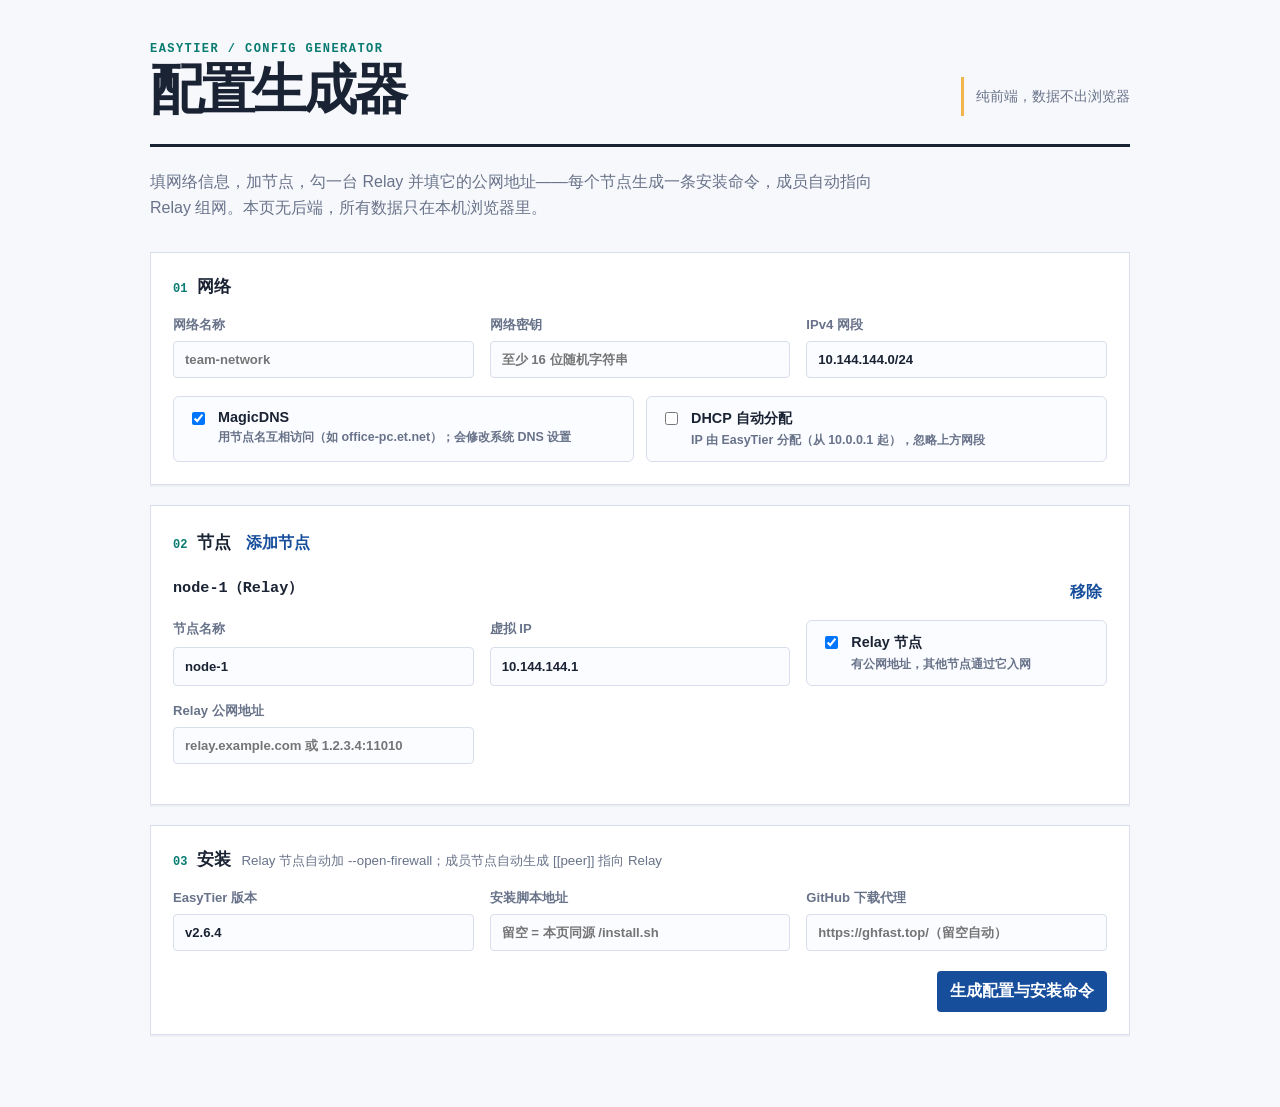
<file: web/generator.html>
<!doctype html>
<html lang="zh-CN"><head><meta charset="UTF-8"><meta name="viewport" content="width=device-width,initial-scale=1.0"><title>EasyTier 配置生成器</title><style>
:root{--ink:#1a2333;--muted:#68738a;--paper:#f7f8fc;--panel:#fff;--line:#d8deeb;--blue:#164e9c;--teal:#087b72;--amber:#f2b44f;font-family:Inter,"Noto Sans SC","Microsoft YaHei",sans-serif;color:var(--ink);background:var(--paper)}
*{box-sizing:border-box}body{margin:0;min-width:320px}button,input,select{font:inherit}
.shell{width:min(980px,calc(100% - 32px));margin:0 auto;padding:42px 0 72px}
.masthead{display:flex;justify-content:space-between;gap:24px;align-items:end;padding-bottom:28px;border-bottom:3px solid var(--ink)}
.eyebrow{margin:0 0 8px;color:var(--teal);font:700 12px/1.2 ui-monospace,SFMono-Regular,Menlo,monospace;letter-spacing:.12em}
h1{margin:0;font-size:clamp(2rem,5vw,3.4rem);letter-spacing:-.055em;line-height:.95}
h2{font-size:1.05rem;margin:0}
.intro{color:var(--muted);max-width:760px;margin:22px 0 30px;line-height:1.65}
.panel{margin-top:20px;background:var(--panel);border:1px solid var(--line);box-shadow:0 2px 0 rgba(26,35,51,.04);padding:22px}
.section-heading{display:flex;align-items:baseline;gap:10px;margin-bottom:18px}
.section-heading>span{color:var(--teal);font:700 12px ui-monospace,SFMono-Regular,Menlo,monospace}
.section-heading small{color:var(--muted)}
.grid{display:grid;gap:16px}.grid.three{grid-template-columns:repeat(3,1fr)}
label{display:grid;gap:7px;color:var(--muted);font-size:.82rem;font-weight:650}
input,select{width:100%;border:1px solid var(--line);background:#fbfcff;padding:10px 11px;border-radius:4px;color:var(--ink)}
input:focus,select:focus,button:focus-visible{outline:3px solid #a5c7ff;outline-offset:2px}
.toggles{display:grid;grid-template-columns:repeat(auto-fit,minmax(280px,1fr));gap:12px;margin-top:18px}
.toggle{display:flex;gap:10px;align-items:start;border:1px solid var(--line);border-radius:6px;padding:12px 14px;background:#fbfcff;cursor:pointer}
.toggle input{margin-top:3px;width:auto}
.toggle span{display:grid;gap:3px}
.toggle strong{color:var(--ink);font-size:.9rem}
.toggle small{color:var(--muted);font-size:.78rem;line-height:1.45}
.node-card{padding:18px 0;border-top:1px solid var(--line)}
.node-card:first-child{border-top:0;padding-top:0}
.node-header{display:flex;justify-content:space-between;margin-bottom:12px}
.node-title{font:700 .95rem ui-monospace,SFMono-Regular,Menlo,monospace}
.actions{display:flex;justify-content:end;margin-top:20px}
button{border:0;border-radius:4px;cursor:pointer;padding:10px 13px;font-weight:720}
.primary{background:var(--blue);color:#fff}.primary:hover{background:#0e3b7b}
.quiet{background:transparent;color:var(--blue);padding:5px}.quiet:hover{background:#edf3ff}
pre{max-height:50vh;overflow:auto;white-space:pre-wrap;background:#101a2a;color:#eaf1ff;padding:16px;font:.8rem/1.5 ui-monospace,SFMono-Regular,Menlo,monospace}
#command{background:#101a2a;color:#eaf1ff;padding:14px;border-radius:4px;font:.8rem/1.5 ui-monospace,SFMono-Regular,Menlo,monospace;overflow-wrap:anywhere}
@media(max-width:760px){.shell{width:min(100% - 20px,980px);padding-top:22px}.masthead{align-items:start;flex-direction:column}.grid.three{grid-template-columns:1fr}}
</style></head><body>
<main class="shell">
<header class="masthead"><div><p class="eyebrow">EASYTIER / CONFIG GENERATOR</p><h1>配置生成器</h1></div><div id="status" class="status" style="border-left:3px solid var(--amber);padding:10px 0 10px 12px;color:var(--muted);font-size:.9rem">纯前端，数据不出浏览器</div></header>
<section class="intro"><p>填网络信息，加节点，勾一台 Relay 并填它的公网地址——每个节点生成一条安装命令，成员自动指向 Relay 组网。本页无后端，所有数据只在本机浏览器里。</p></section>
<section class="panel"><div class="section-heading"><span>01</span><h2>网络</h2></div>
<div class="grid three">
<label>网络名称<input id="networkName" placeholder="team-network"></label>
<label>网络密钥<input id="networkSecret" type="password" autocomplete="new-password" placeholder="至少 16 位随机字符串"></label>
<label>IPv4 网段<input id="ipv4CIDR" value="10.144.144.0/24" placeholder="10.144.144.0/24"></label>
</div>
<div class="toggles">
<label class="toggle"><input id="magicDNS" type="checkbox" checked><span><strong>MagicDNS</strong><small>用节点名互相访问（如 office-pc.et.net）；会修改系统 DNS 设置</small></span></label>
<label class="toggle"><input id="dhcp" type="checkbox"><span><strong>DHCP 自动分配</strong><small>IP 由 EasyTier 分配（从 10.0.0.1 起），忽略上方网段</small></span></label>
</div>
</section>
<section class="panel"><div class="section-heading"><span>02</span><h2>节点</h2><button type="button" id="add-node" class="quiet">添加节点</button></div>
<div id="nodes"></div>
</section>
<section class="panel"><div class="section-heading"><span>03</span><h2>安装</h2><small>Relay 节点自动加 --open-firewall；成员节点自动生成 [[peer]] 指向 Relay</small></div>
<div class="grid three">
<label>EasyTier 版本<input id="version" value="v2.6.4" placeholder="v2.6.4"></label>
<label>安装脚本地址<input id="installScriptURL" placeholder="留空 = 本页同源 /install.sh"></label>
<label>GitHub 下载代理<input id="proxy" placeholder="https://ghfast.top/（留空自动）"></label>
</div>
<div class="actions"><button type="button" id="generate" class="primary">生成配置与安装命令</button></div>
</section>
<section class="panel" id="output-panel" hidden><div class="section-heading"><span>04</span><h2>结果</h2><button type="button" id="copy" class="quiet">复制命令</button></div>
<label style="max-width:320px;margin-bottom:14px">节点<select id="node-select"></select></label>
<p id="command"></p>
<pre id="toml"></pre></section>
</main>
<script>
const $ = (id) => document.getElementById(id);
const nodes = [];
let nodeSeq = 1;

function escapeToml(value) {
  return String(value).replace(/\\/g, "\\\\").replace(/"/g, '\\"').replace(/\n/g, "\\n").replace(/\r/g, "\\r");
}
function dnsHostname(name) {
  let out = "", lastDash = false;
  for (const ch of String(name).toLowerCase()) {
    if (/[a-z0-9-]/.test(ch)) { out += ch; lastDash = ch === "-"; }
    else if (!lastDash && out) { out += "-"; lastDash = true; }
  }
  out = out.replace(/^-+|-+$/g, "");
  return out || "node-" + Math.random().toString(16).slice(2, 10);
}
function endpoint(host, scheme) {
  let h = (host || "").trim();
  if (!h) return "";
  if (!/:\d+$/.test(h)) h += ":11010";
  return `${scheme}://${h}`;
}
function subnetBase(cidr) {
  const match = /^(\d+\.\d+\.\d+)\.\d+\/\d+$/.exec(cidr || "");
  return match ? match[1] : "10.144.144";
}
function usedIPs() {
  const used = new Set();
  nodes.forEach(node => node.overlayIP && used.add(node.overlayIP));
  return used;
}
function nextIP() {
  const base = subnetBase($("ipv4CIDR").value);
  const used = usedIPs();
  for (let host = 1; host < 255; host++) {
    const candidate = `${base}.${host}`;
    if (!used.has(candidate)) { used.add(candidate); return candidate; }
  }
  return `${base}.1`;
}
function addNode() {
  const node = { name: `node-${nodeSeq++}`, overlayIP: nextIP(), relay: nodes.length === 0, publicHost: "" };
  nodes.push(node);
  renderNodes();
}
function renderNodes() {
  const container = $("nodes"); container.innerHTML = "";
  nodes.forEach((node, index) => {
    const card = document.createElement("article"); card.className = "node-card";
    const header = document.createElement("div"); header.className = "node-header";
    const title = document.createElement("strong"); title.className = "node-title"; title.textContent = node.name + (node.relay ? "（Relay）" : "");
    const remove = document.createElement("button"); remove.className = "remove-node quiet"; remove.textContent = "移除";
    remove.addEventListener("click", () => { nodes.splice(index, 1); if (node.relay && nodes.length) { nodes[0].relay = true; } renderNodes(); });
    header.append(title, remove);
    const grid = document.createElement("div"); grid.className = "grid three";
    const nameLabel = document.createElement("label"); nameLabel.textContent = "节点名称";
    const nameInput = document.createElement("input"); nameInput.value = node.name;
    nameInput.addEventListener("input", () => { node.name = nameInput.value; title.textContent = node.name + (node.relay ? "（Relay）" : "") || "未命名节点"; });
    nameLabel.append(nameInput);
    const ipLabel = document.createElement("label"); ipLabel.textContent = "虚拟 IP";
    const ipInput = document.createElement("input"); ipInput.value = node.overlayIP;
    ipInput.addEventListener("input", () => { node.overlayIP = ipInput.value.trim(); });
    ipLabel.append(ipInput);
    const relayLabel = document.createElement("label"); relayLabel.className = "toggle";
    const relayInput = document.createElement("input"); relayInput.type = "checkbox"; relayInput.checked = node.relay;
    relayInput.addEventListener("change", () => {
      if (relayInput.checked) {
        nodes.forEach((other, i) => { if (i !== index) other.relay = false; });
      }
      node.relay = relayInput.checked;
      renderNodes();
    });
    const relaySpan = document.createElement("span");
    const relayStrong = document.createElement("strong"); relayStrong.textContent = "Relay 节点";
    const relaySmall = document.createElement("small"); relaySmall.textContent = "有公网地址，其他节点通过它入网";
    relaySpan.append(relayStrong, relaySmall);
    relayLabel.append(relayInput, relaySpan);
    grid.append(nameLabel, ipLabel, relayLabel);
    if (node.relay) {
      const hostLabel = document.createElement("label"); hostLabel.textContent = "Relay 公网地址";
      const hostInput = document.createElement("input"); hostInput.placeholder = "relay.example.com 或 1.2.3.4:11010"; hostInput.value = node.publicHost;
      hostInput.addEventListener("input", () => { node.publicHost = hostInput.value.trim(); });
      hostLabel.append(hostInput);
      grid.append(hostLabel);
    }
    card.append(header, grid);
    container.append(card);
  });
}
function buildTomlFor(node, relayNode) {
  const networkName = $("networkName").value.trim();
  const networkSecret = $("networkSecret").value.trim();
  const dhcp = $("dhcp").checked;
  const magicDNS = $("magicDNS").checked;
  const lines = [];
  lines.push(`instance_name = "${escapeToml(node.name)}"`);
  lines.push(`hostname = "${dnsHostname(node.name)}"`);
  if (dhcp) lines.push("dhcp = true");
  else lines.push(`ipv4 = "${escapeToml(node.overlayIP)}"`);
  lines.push('listeners = ["tcp://0.0.0.0:11010", "udp://0.0.0.0:11010"]');
  if (node.relay && relayNode.publicHost) {
    lines.push(`mapped_listeners = ["${endpoint(relayNode.publicHost, "tcp")}", "${endpoint(relayNode.publicHost, "udp")}"]`);
  }
  lines.push("");
  lines.push("[network_identity]");
  lines.push(`network_name = "${escapeToml(networkName)}"`);
  lines.push(`network_secret = "${escapeToml(networkSecret)}"`);
  if (!node.relay && relayNode && relayNode.publicHost) {
    lines.push("");
    lines.push("[[peer]]");
    lines.push(`uri = "${endpoint(relayNode.publicHost, "tcp")}"`);
    lines.push("");
    lines.push("[[peer]]");
    lines.push(`uri = "${endpoint(relayNode.publicHost, "udp")}"`);
  }
  lines.push("");
  lines.push("[flags]");
  lines.push("enable_encryption = true");
  lines.push("mtu = 1380");
  if (magicDNS) lines.push("accept_dns = true");
  return lines.join("\n") + "\n";
}
function buildCommand(toml, node) {
  const version = $("version").value.trim() || "v2.6.4";
  const proxy = $("proxy").value.trim();
  const sameOrigin = new URL("install.sh", window.location.href);
  const scriptURL = $("installScriptURL").value.trim() || (sameOrigin.protocol === "file:" ? "https://raw.githubusercontent.com/evjohn-icu/MeshForge/main/scripts/install.sh" : sameOrigin.href);
  const b64 = btoa(unescape(encodeURIComponent(toml)));
  const parts = [`curl -fsSL '${scriptURL}' | sudo bash -s -- -v '${version}' -b '${b64}'`];
  if (proxy) parts.push(`--proxy '${proxy}'`);
  if (node.relay) parts.push("--open-firewall");
  return parts.join(" ");
}
function renderOutput() {
  const index = Number($("node-select").value);
  const node = nodes[index];
  const relayNode = nodes.find(n => n.relay);
  const toml = buildTomlFor(node, relayNode);
  $("toml").textContent = toml;
  $("command").textContent = buildCommand(toml, node);
}
$("add-node").addEventListener("click", addNode);
$("generate").addEventListener("click", () => {
  const networkName = $("networkName").value.trim();
  const networkSecret = $("networkSecret").value.trim();
  const cidr = $("ipv4CIDR").value.trim();
  const dhcp = $("dhcp").checked;
  if (!networkName || !networkSecret) { alert("请填写网络名称和网络密钥"); return; }
  if (!dhcp && !/^\d+\.\d+\.\d+\.\d+\/\d+$/.test(cidr)) { alert("IPv4 网段格式无效，例如 10.144.144.0/24"); return; }
  if (!nodes.length) { alert("请至少添加一个节点"); return; }
  const relayNode = nodes.find(n => n.relay);
  if (nodes.length > 1 && (!relayNode || !relayNode.publicHost)) { alert("多个节点需要一台 Relay：请勾选一个节点为 Relay 并填写它的公网地址"); return; }
  const select = $("node-select"); select.innerHTML = "";
  nodes.forEach((node, index) => {
    const option = document.createElement("option"); option.value = index; option.textContent = node.name + (node.relay ? "（Relay）" : "");
    select.append(option);
  });
  $("output-panel").hidden = false;
  renderOutput();
});
$("node-select").addEventListener("change", renderOutput);
$("copy").addEventListener("click", async () => {
  await navigator.clipboard.writeText($("command").textContent);
  $("copy").textContent = "已复制";
  setTimeout(() => { $("copy").textContent = "复制命令"; }, 1200);
});
addNode();
</script>
</body></html>
</file>
